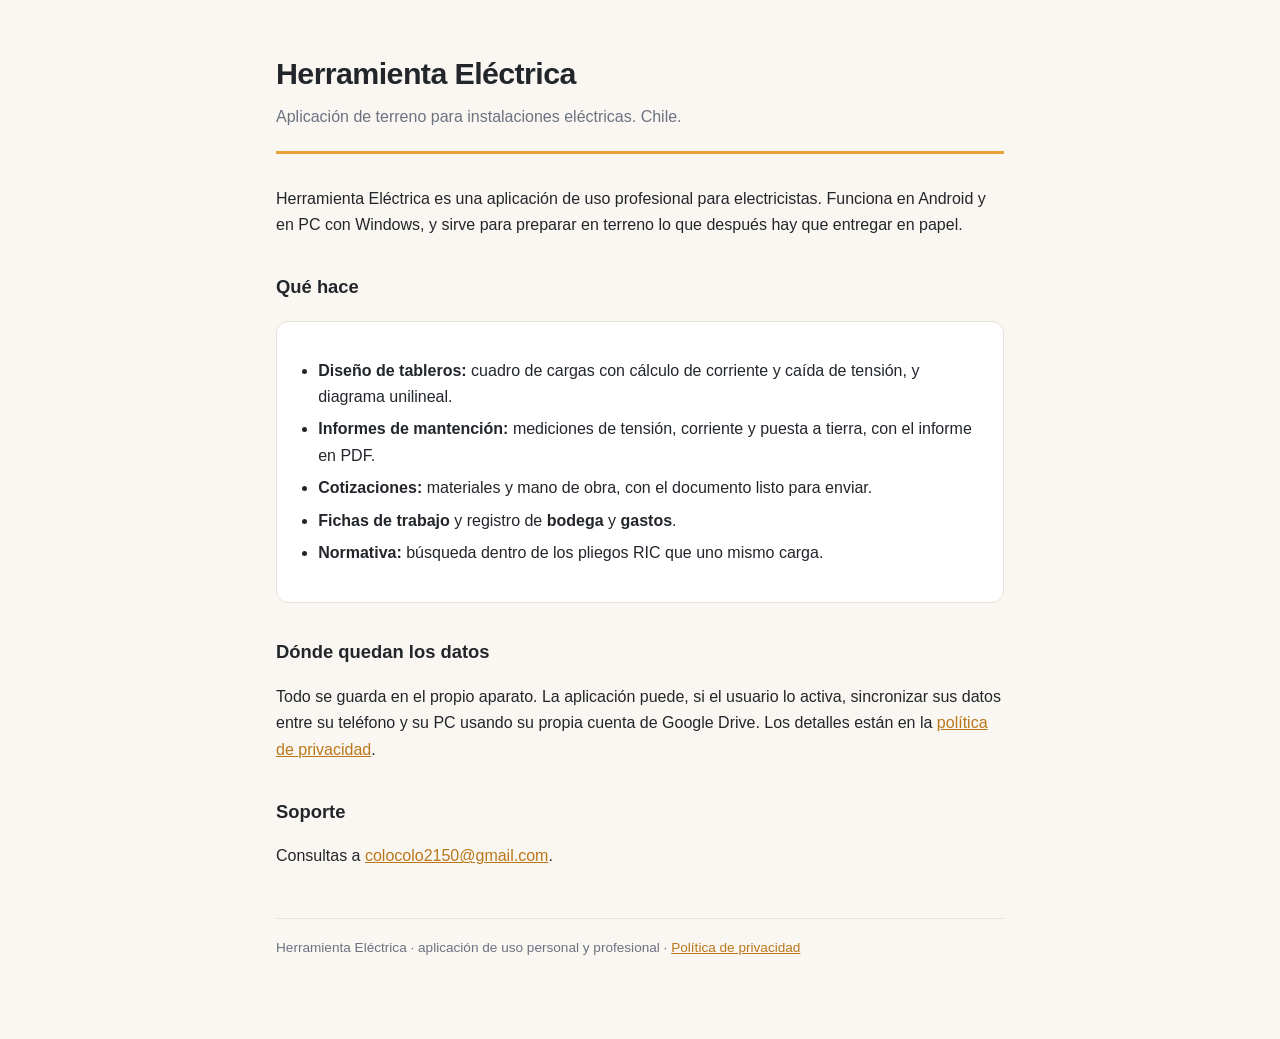
<file: index.html>
<!doctype html>
<html lang="es">
<head>
<meta charset="utf-8">
<meta name="viewport" content="width=device-width, initial-scale=1">
<title>Herramienta Eléctrica</title>
<meta name="description" content="Aplicación de terreno para instalaciones eléctricas: cuadros de carga, informes de mantención, cotizaciones y bodega.">
<link rel="stylesheet" href="estilo.css">
</head>
<body>
<div class="envoltorio">
  <header>
    <h1>Herramienta Eléctrica</h1>
    <p class="bajada">Aplicación de terreno para instalaciones eléctricas. Chile.</p>
  </header>

  <p>
    Herramienta Eléctrica es una aplicación de uso profesional para electricistas.
    Funciona en Android y en PC con Windows, y sirve para preparar en terreno lo que
    después hay que entregar en papel.
  </p>

  <h2>Qué hace</h2>
  <div class="tarjeta">
    <ul>
      <li><strong>Diseño de tableros:</strong> cuadro de cargas con cálculo de corriente y caída de tensión, y diagrama unilineal.</li>
      <li><strong>Informes de mantención:</strong> mediciones de tensión, corriente y puesta a tierra, con el informe en PDF.</li>
      <li><strong>Cotizaciones:</strong> materiales y mano de obra, con el documento listo para enviar.</li>
      <li><strong>Fichas de trabajo</strong> y registro de <strong>bodega</strong> y <strong>gastos</strong>.</li>
      <li><strong>Normativa:</strong> búsqueda dentro de los pliegos RIC que uno mismo carga.</li>
    </ul>
  </div>

  <h2>Dónde quedan los datos</h2>
  <p>
    Todo se guarda en el propio aparato. La aplicación puede, si el usuario lo activa,
    sincronizar sus datos entre su teléfono y su PC usando su propia cuenta de Google
    Drive. Los detalles están en la
    <a href="privacidad.html">política de privacidad</a>.
  </p>

  <h2>Soporte</h2>
  <p>
    Consultas a <a href="mailto:colocolo2150@gmail.com">colocolo2150@gmail.com</a>.
  </p>

  <footer>
    Herramienta Eléctrica · aplicación de uso personal y profesional ·
    <a href="privacidad.html">Política de privacidad</a>
  </footer>
</div>
</body>
</html>
</file>
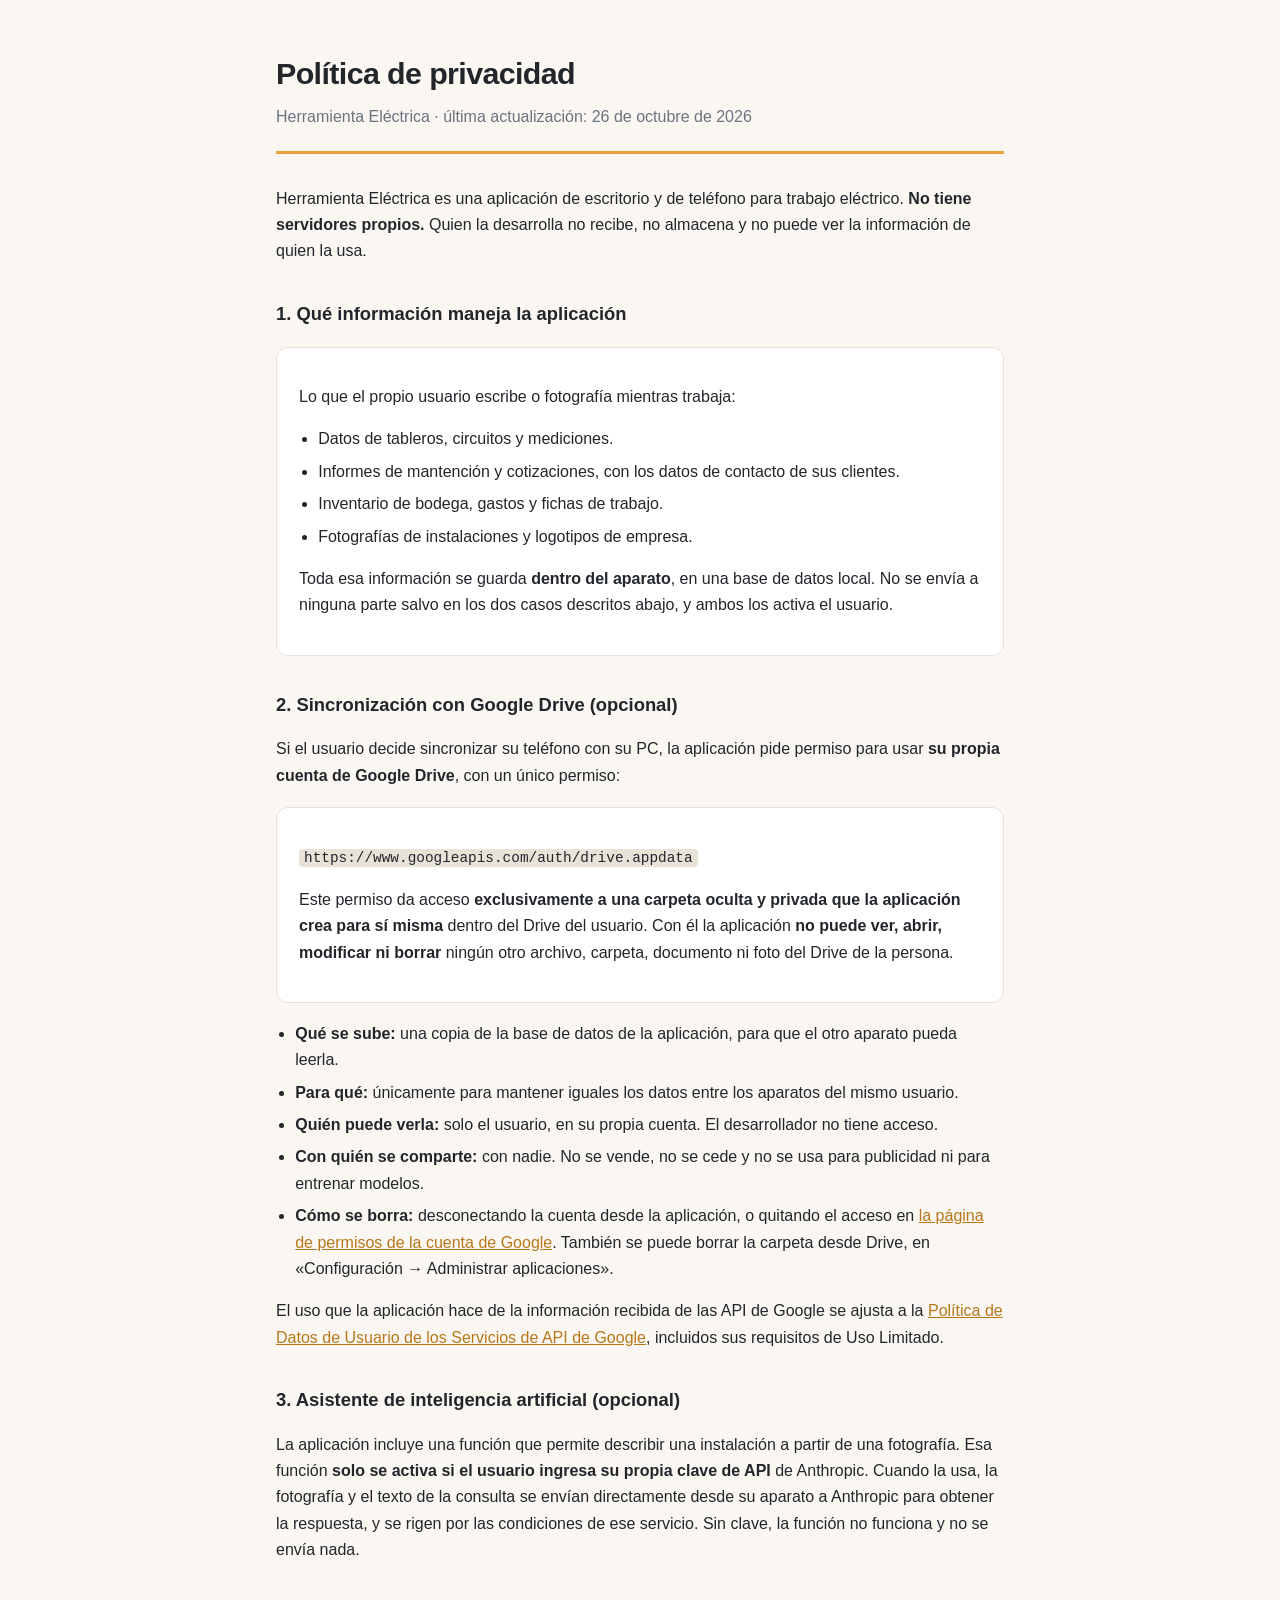
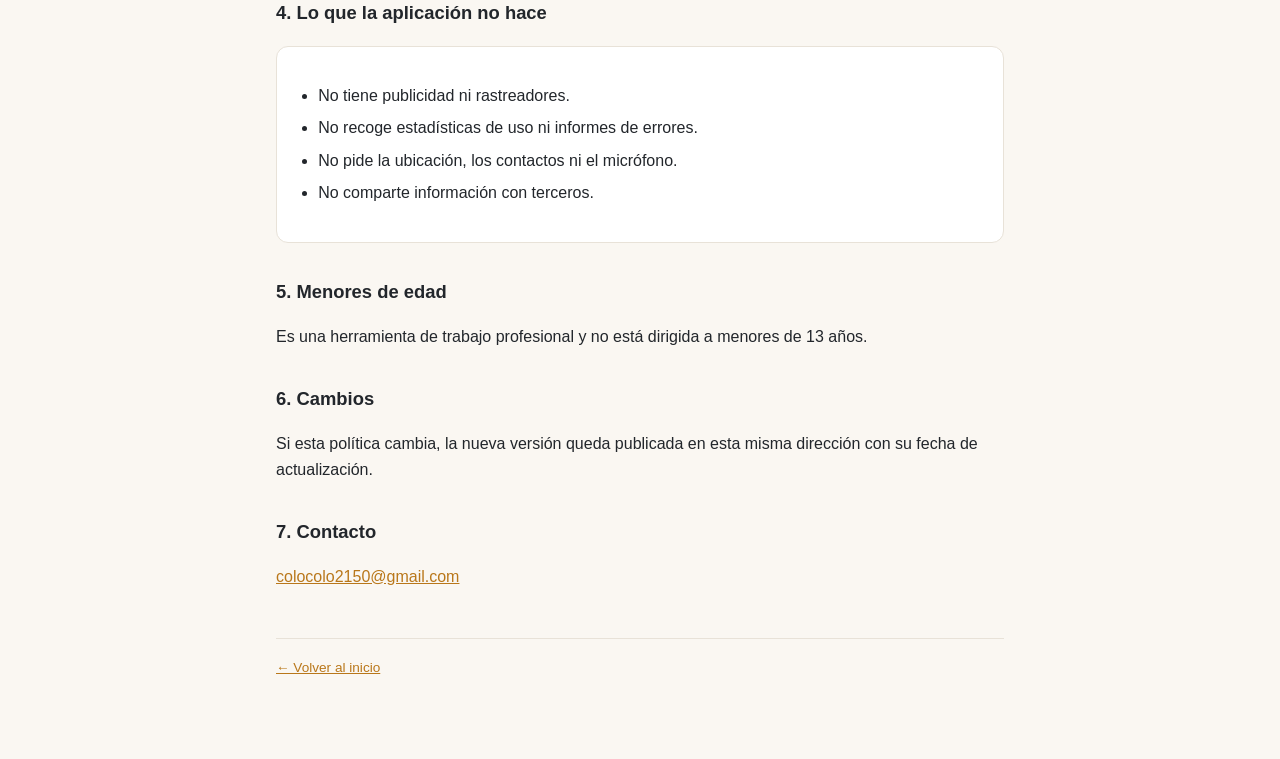
<file: privacidad.html>
<!doctype html>
<html lang="es">
<head>
<meta charset="utf-8">
<meta name="viewport" content="width=device-width, initial-scale=1">
<title>Política de privacidad · Herramienta Eléctrica</title>
<meta name="description" content="Qué datos usa la aplicación Herramienta Eléctrica, dónde quedan y con quién se comparten.">
<link rel="stylesheet" href="estilo.css">
</head>
<body>
<div class="envoltorio">
  <header>
    <h1>Política de privacidad</h1>
    <p class="bajada">Herramienta Eléctrica · última actualización: 26 de octubre de 2026</p>
  </header>

  <p>
    Herramienta Eléctrica es una aplicación de escritorio y de teléfono para trabajo
    eléctrico. <strong>No tiene servidores propios.</strong> Quien la desarrolla no
    recibe, no almacena y no puede ver la información de quien la usa.
  </p>

  <h2>1. Qué información maneja la aplicación</h2>
  <div class="tarjeta">
    <p>Lo que el propio usuario escribe o fotografía mientras trabaja:</p>
    <ul>
      <li>Datos de tableros, circuitos y mediciones.</li>
      <li>Informes de mantención y cotizaciones, con los datos de contacto de sus clientes.</li>
      <li>Inventario de bodega, gastos y fichas de trabajo.</li>
      <li>Fotografías de instalaciones y logotipos de empresa.</li>
    </ul>
    <p>
      Toda esa información se guarda <strong>dentro del aparato</strong>, en una base de
      datos local. No se envía a ninguna parte salvo en los dos casos descritos abajo,
      y ambos los activa el usuario.
    </p>
  </div>

  <h2>2. Sincronización con Google Drive (opcional)</h2>
  <p>
    Si el usuario decide sincronizar su teléfono con su PC, la aplicación pide permiso
    para usar <strong>su propia cuenta de Google Drive</strong>, con un único permiso:
  </p>
  <div class="tarjeta">
    <p><code>https://www.googleapis.com/auth/drive.appdata</code></p>
    <p>
      Este permiso da acceso <strong>exclusivamente a una carpeta oculta y privada que
      la aplicación crea para sí misma</strong> dentro del Drive del usuario. Con él la
      aplicación <strong>no puede ver, abrir, modificar ni borrar</strong> ningún otro
      archivo, carpeta, documento ni foto del Drive de la persona.
    </p>
  </div>
  <ul>
    <li><strong>Qué se sube:</strong> una copia de la base de datos de la aplicación, para que el otro aparato pueda leerla.</li>
    <li><strong>Para qué:</strong> únicamente para mantener iguales los datos entre los aparatos del mismo usuario.</li>
    <li><strong>Quién puede verla:</strong> solo el usuario, en su propia cuenta. El desarrollador no tiene acceso.</li>
    <li><strong>Con quién se comparte:</strong> con nadie. No se vende, no se cede y no se usa para publicidad ni para entrenar modelos.</li>
    <li><strong>Cómo se borra:</strong> desconectando la cuenta desde la aplicación, o quitando el acceso en
      <a href="https://myaccount.google.com/permissions">la página de permisos de la cuenta de Google</a>.
      También se puede borrar la carpeta desde Drive, en «Configuración → Administrar aplicaciones».</li>
  </ul>
  <p>
    El uso que la aplicación hace de la información recibida de las API de Google se
    ajusta a la
    <a href="https://developers.google.com/terms/api-services-user-data-policy">Política de Datos de Usuario de los Servicios de API de Google</a>,
    incluidos sus requisitos de Uso Limitado.
  </p>

  <h2>3. Asistente de inteligencia artificial (opcional)</h2>
  <p>
    La aplicación incluye una función que permite describir una instalación a partir de
    una fotografía. Esa función <strong>solo se activa si el usuario ingresa su propia
    clave de API</strong> de Anthropic. Cuando la usa, la fotografía y el texto de la
    consulta se envían directamente desde su aparato a Anthropic para obtener la
    respuesta, y se rigen por las condiciones de ese servicio. Sin clave, la función
    no funciona y no se envía nada.
  </p>

  <h2>4. Lo que la aplicación no hace</h2>
  <div class="tarjeta">
    <ul>
      <li>No tiene publicidad ni rastreadores.</li>
      <li>No recoge estadísticas de uso ni informes de errores.</li>
      <li>No pide la ubicación, los contactos ni el micrófono.</li>
      <li>No comparte información con terceros.</li>
    </ul>
  </div>

  <h2>5. Menores de edad</h2>
  <p>
    Es una herramienta de trabajo profesional y no está dirigida a menores de 13 años.
  </p>

  <h2>6. Cambios</h2>
  <p>
    Si esta política cambia, la nueva versión queda publicada en esta misma dirección
    con su fecha de actualización.
  </p>

  <h2>7. Contacto</h2>
  <p>
    <a href="mailto:colocolo2150@gmail.com">colocolo2150@gmail.com</a>
  </p>

  <footer>
    <a href="index.html">← Volver al inicio</a>
  </footer>
</div>
</body>
</html>
</file>
<file: estilo.css>
:root {
  --fondo: #faf7f2;
  --papel: #ffffff;
  --tinta: #22262b;
  --suave: #6b7280;
  --ambar: #e9a23b;
  --borde: #e8e2d8;
}
@media (prefers-color-scheme: dark) {
  :root:not([data-theme="light"]) {
    --fondo: #16181c; --papel: #1e2126; --tinta: #e8eaed;
    --suave: #9aa0a6; --borde: #2e3238;
  }
}
* { box-sizing: border-box; }
body {
  margin: 0; background: var(--fondo); color: var(--tinta);
  font-family: -apple-system, "Segoe UI", Roboto, Helvetica, Arial, sans-serif;
  line-height: 1.65; font-size: 16px;
}
.envoltorio { max-width: 760px; margin: 0 auto; padding: 48px 16px 80px; }
header { border-bottom: 3px solid var(--ambar); padding-bottom: 20px; margin-bottom: 32px; }
h1 { font-size: 1.9rem; margin: 0 0 6px; letter-spacing: -0.02em; }
h2 { font-size: 1.15rem; margin: 34px 0 10px; }
.bajada { color: var(--suave); margin: 0; }
.tarjeta {
  background: var(--papel); border: 1px solid var(--borde);
  border-radius: 12px; padding: 20px 22px; margin: 18px 0;
}
ul { padding-left: 1.2rem; }
li { margin: 6px 0; }
a { color: #b9771a; }
@media (prefers-color-scheme: dark) { a { color: var(--ambar); } }
footer { margin-top: 48px; padding-top: 18px; border-top: 1px solid var(--borde);
  color: var(--suave); font-size: 0.85rem; }
code { background: var(--borde); padding: 1px 5px; border-radius: 4px; font-size: 0.9em; }
</file>
